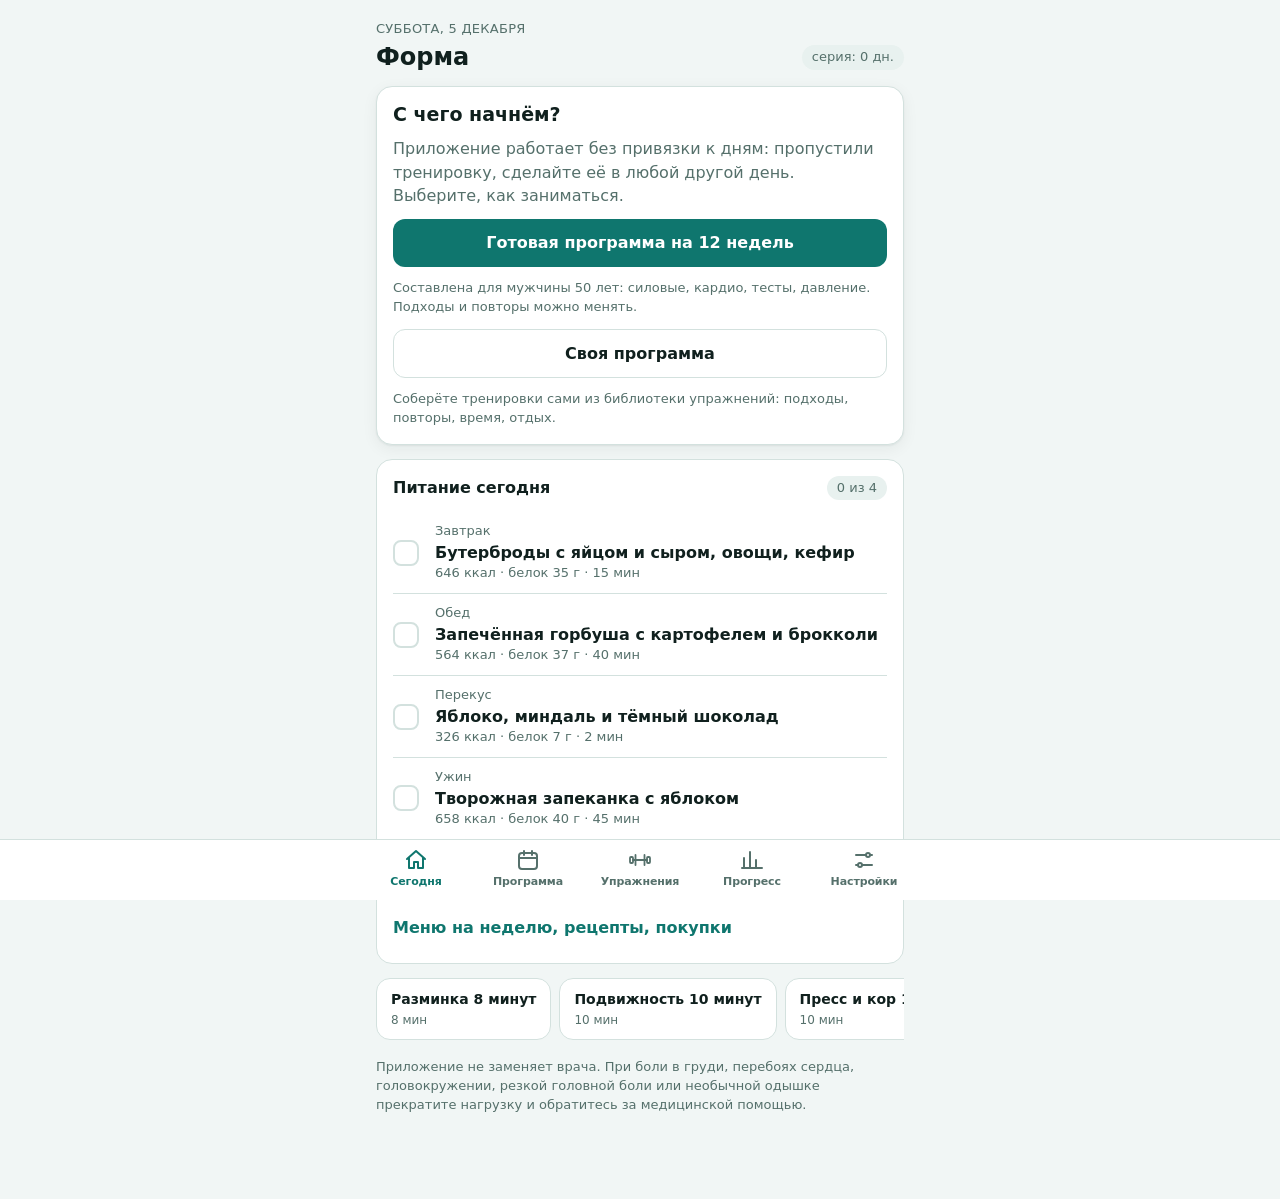
<file: forma-app/forma/index.html>
<!doctype html>
<html lang="ru">
<head>
<meta charset="utf-8">
<meta name="viewport" content="width=device-width, initial-scale=1, viewport-fit=cover">
<meta name="theme-color" content="#F1F6F5">
<meta name="color-scheme" content="light dark">
<meta name="mobile-web-app-capable" content="yes">
<meta name="apple-mobile-web-app-capable" content="yes">
<title>Форма</title>
<link rel="manifest" href="manifest.webmanifest">
<link rel="icon" href="icons/icon-192.png">
<link rel="apple-touch-icon" href="icons/apple-touch-icon.png">
<link rel="stylesheet" href="css/app.css">
</head>
<body>
<div id="app"></div>
<div class="tabbar"><nav aria-label="Разделы"></nav></div>
<noscript>Для работы приложения нужен JavaScript.</noscript>
<script src="js/data.js"></script>
<script src="js/det.js"></script>
<script src="js/food.js"></script>
<script src="js/core.js"></script>
<script src="js/app.js"></script>
</body>
</html>
</file>
<file: forma-app/forma/css/app.css>
:root {
  --bg: #F1F6F5; --surface: #FFFFFF; --surface2: #E8F1EF; --fg: #10201E; --muted: #55706B; --line: #D3E1DE;
  --accent: #0F766E; --accent-ink: #FFFFFF; --accent-soft: #DCF0EC; --warn: #9A5B00; --warn-bg: #FFF1D6; --danger: #B3261E; --danger-bg: #FDE8E6;
  --ok: #1B7F4B; --stage: #F1F1F3; --shadow: 0 1px 2px rgba(16, 32, 30, .06), 0 4px 16px rgba(16, 32, 30, .06);
  color-scheme: light;
}
@media (prefers-color-scheme: dark) {
  :root:not([data-theme="light"]) {
    --bg: #0B1413; --surface: #12201F; --surface2: #17282A; --fg: #E4EFEC; --muted: #94ADA8; --line: #223A37;
    --accent: #34D1BF; --accent-ink: #04302B; --accent-soft: #123B37; --warn: #F2C15C; --warn-bg: #3A2D0F; --danger: #FF9C94; --danger-bg: #3E1A17;
    --ok: #6DD79B; --stage: #F1F1F3; --shadow: none; color-scheme: dark;
  }
}
:root[data-theme="dark"] {
  --bg: #0B1413; --surface: #12201F; --surface2: #17282A; --fg: #E4EFEC; --muted: #94ADA8; --line: #223A37;
  --accent: #34D1BF; --accent-ink: #04302B; --accent-soft: #123B37; --warn: #F2C15C; --warn-bg: #3A2D0F; --danger: #FF9C94; --danger-bg: #3E1A17;
  --ok: #6DD79B; --stage: #F1F1F3; --shadow: none; color-scheme: dark;
}
* { box-sizing: border-box; -webkit-tap-highlight-color: transparent; }
html, body { margin: 0; height: 100%; }
body {
  background: var(--bg); color: var(--fg);
  font-family: system-ui, -apple-system, 'Segoe UI', Roboto, 'Helvetica Neue', Arial, sans-serif;
  font-size: 16px; line-height: 1.45; overflow-x: hidden;
}
button, input, select, textarea { font: inherit; color: inherit; }
button { cursor: pointer; }
button:focus-visible, input:focus-visible, select:focus-visible, textarea:focus-visible, a:focus-visible { outline: 2px solid var(--accent); outline-offset: 2px; }
h1, h2, h3 { margin: 0; line-height: 1.2; text-wrap: balance; }
h1 { font-size: 24px; } h2 { font-size: 19px; } h3 { font-size: 16px; }
p { margin: 0; }
a { color: var(--accent); }
.muted { color: var(--muted); } .small { font-size: 13px; } .center { text-align: center; }

#app { max-width: 560px; margin: 0 auto; min-height: 100%; display: flex; flex-direction: column; }
.page {
  flex: 1; display: flex; flex-direction: column; gap: 14px;
  padding-top: max(16px, env(safe-area-inset-top, 0px));
  padding-left: max(16px, env(safe-area-inset-left, 0px)); padding-right: max(16px, env(safe-area-inset-right, 0px));
  padding-bottom: calc(84px + env(safe-area-inset-bottom, 0px));
}
.kicker { font-size: 13px; color: var(--muted); letter-spacing: .02em; text-transform: uppercase; }
.top { display: flex; flex-direction: column; gap: 4px; padding-top: 4px; }

.card { background: var(--surface); border: 1px solid var(--line); border-radius: 16px; padding: 16px; box-shadow: var(--shadow); display: flex; flex-direction: column; gap: 12px; min-width: 0; }
.card.flat { box-shadow: none; }
.row { display: flex; gap: 10px; align-items: center; flex-wrap: wrap; }
.row.between { justify-content: space-between; flex-wrap: nowrap; }
.grow { flex: 1; min-width: 0; }
.stack { display: flex; flex-direction: column; gap: 8px; }

.btn { border: 0; border-radius: 12px; padding: 12px 18px; font-weight: 600; background: var(--accent); color: var(--accent-ink); min-height: 48px; }
.btn.block { width: 100%; }
.btn { white-space: nowrap; }
.runctl.rest { grid-template-columns: auto 1fr 1.3fr; }
.btn.ghost { background: var(--accent-soft); color: var(--accent); }
.btn.line { background: transparent; border: 1px solid var(--line); color: var(--fg); }
.btn.danger { background: var(--danger-bg); color: var(--danger); }
.btn.small { min-height: 40px; padding: 8px 14px; font-size: 14px; }
.btn:disabled { opacity: .5; }
.link { background: none; border: 0; color: var(--accent); padding: 8px 0; font-weight: 600; text-align: left; }
.chip { display: inline-flex; align-items: center; gap: 4px; padding: 3px 10px; border-radius: 999px; font-size: 13px; background: var(--accent-soft); color: var(--accent); font-weight: 600; white-space: nowrap; }
.chip.plain { background: var(--surface2); color: var(--muted); font-weight: 500; }
.chip.warn { background: var(--warn-bg); color: var(--warn); }
.chip.ok { background: var(--accent-soft); color: var(--ok); }
.notice { border-radius: 12px; padding: 12px 14px; background: var(--warn-bg); color: var(--warn); font-size: 14px; }
.notice.danger { background: var(--danger-bg); color: var(--danger); }
.notice.info { background: var(--accent-soft); color: var(--fg); }

.list { display: flex; flex-direction: column; }
.item { display: flex; align-items: center; gap: 12px; padding: 12px 0; border-top: 1px solid var(--line); background: none; border-left: 0; border-right: 0; border-bottom: 0; text-align: left; width: 100%; min-width: 0; }
.item:first-child { border-top: 0; }
.item .t { font-weight: 600; } .item .s { font-size: 13px; color: var(--muted); }
.item .dot { width: 34px; height: 34px; border-radius: 10px; background: var(--accent-soft); color: var(--accent); display: grid; place-items: center; font-weight: 700; flex: none; font-size: 13px; }
.item .dot.done { background: var(--accent); color: var(--accent-ink); }
.item .dot.today { outline: 2px solid var(--accent); outline-offset: 2px; }

.weekstrip { display: grid; grid-template-columns: repeat(7, 1fr); gap: 6px; }
.day { border: 1px solid var(--line); background: var(--surface); border-radius: 12px; padding: 8px 0; display: flex; flex-direction: column; align-items: center; gap: 2px; font-size: 12px; color: var(--muted); }
.day b { font-size: 15px; color: var(--fg); }
.day.today { border-color: var(--accent); }
.day.done { background: var(--accent-soft); }
.day .mark { height: 14px; font-size: 12px; color: var(--ok); }

.chips { display: flex; gap: 8px; overflow-x: auto; padding-bottom: 4px; scrollbar-width: none; }
.chips::-webkit-scrollbar { display: none; }
.wk { flex: none; min-width: 44px; border: 1px solid var(--line); background: var(--surface); border-radius: 999px; padding: 8px 12px; font-weight: 600; color: var(--muted); }
.wk[aria-pressed="true"] { background: var(--accent); color: var(--accent-ink); border-color: var(--accent); }
.wk.now { border-color: var(--accent); color: var(--accent); }
.wk[aria-pressed="true"].now { color: var(--accent-ink); }

.seg { display: inline-flex; padding: 3px; gap: 2px; background: var(--surface2); border-radius: 12px; max-width: 100%; }
.seg button { border: 0; background: transparent; padding: 8px 12px; border-radius: 9px; font-size: 14px; color: var(--muted); font-weight: 600; }
.seg button[aria-pressed="true"] { background: var(--surface); color: var(--accent); box-shadow: var(--shadow); }

.tabbar {
  position: fixed; left: 0; right: 0; bottom: 0; z-index: 20; background: var(--surface); border-top: 1px solid var(--line);
  display: flex; justify-content: center;
  padding-bottom: env(safe-area-inset-bottom, 0px); padding-left: env(safe-area-inset-left, 0px); padding-right: env(safe-area-inset-right, 0px);
}
.tabbar nav { display: grid; grid-template-columns: repeat(5, 1fr); width: 100%; max-width: 560px; }
.tabbar button { border: 0; background: none; padding: 8px 2px 10px; display: flex; flex-direction: column; align-items: center; gap: 2px; font-size: 11px; letter-spacing: -.01em; color: var(--muted); font-weight: 600; min-height: 56px; }
.tabbar button svg { width: 24px; height: 24px; }
.tabbar button[aria-current="page"] { color: var(--accent); }

label.f { display: flex; flex-direction: column; gap: 4px; font-size: 13px; color: var(--muted); min-width: 0; }
input[type=number], input[type=text], input[type=date], select, textarea { background: var(--surface); border: 1px solid var(--line); border-radius: 10px; padding: 10px 12px; min-height: 44px; width: 100%; min-width: 0; color: var(--fg); }
textarea { min-height: 120px; font-family: ui-monospace, Menlo, monospace; font-size: 12px; }
.grid2 { display: grid; grid-template-columns: 1fr 1fr; gap: 10px; }
.grid3 { display: grid; grid-template-columns: repeat(3, 1fr); gap: 10px; }
.switch { display: flex; align-items: center; justify-content: space-between; gap: 12px; padding: 10px 0; border-top: 1px solid var(--line); }
.switch:first-child { border-top: 0; }
.switch input { width: 22px; height: 22px; accent-color: var(--accent); }
.tbl { width: 100%; border-collapse: collapse; font-size: 14px; }
.tbl th, .tbl td { padding: 6px 4px; border-top: 1px solid var(--line); text-align: left; vertical-align: middle; }
.tbl th { color: var(--muted); font-weight: 600; font-size: 12px; }
.tbl input { padding: 6px 8px; min-height: 36px; }
.scroll-x { overflow-x: auto; }

/* Оверлеи */
.overlay { position: fixed; inset: 0; z-index: 40; background: var(--bg); overflow-y: auto; display: flex; justify-content: center; }
.overlay > .sheet { width: 100%; max-width: 560px; display: flex; flex-direction: column; gap: 14px; padding-top: max(12px, env(safe-area-inset-top, 0px)); padding-left: max(16px, env(safe-area-inset-left, 0px)); padding-right: max(16px, env(safe-area-inset-right, 0px)); padding-bottom: calc(24px + env(safe-area-inset-bottom, 0px)); }
.cta { position: sticky; bottom: 0; padding: 12px 0 calc(8px + env(safe-area-inset-bottom, 0px)); background: linear-gradient(to top, var(--bg) 70%, transparent); margin-top: auto; }
.bar { display: flex; align-items: center; gap: 8px; }
.iconbtn { width: 44px; height: 44px; border-radius: 12px; border: 1px solid var(--line); background: var(--surface); display: grid; place-items: center; flex: none; }
.iconbtn svg { width: 22px; height: 22px; }

.stage { position: relative; width: 100%; background: var(--stage); border-radius: 14px; overflow: hidden; }
.stage img { position: absolute; inset: 0; width: 100%; height: 100%; display: block; }
.stage.ph { aspect-ratio: 16 / 9; display: grid; place-items: center; background: var(--surface2); color: var(--muted); font-size: 13px; text-align: center; padding: 12px; }
.stage.ph svg { width: 44px; height: 44px; opacity: .6; }

/* Тренировка */
.run { display: flex; flex-direction: column; min-height: 100%; width: 100%; max-width: 560px; padding-top: max(12px, env(safe-area-inset-top, 0px)); padding-left: max(16px, env(safe-area-inset-left, 0px)); padding-right: max(16px, env(safe-area-inset-right, 0px)); padding-bottom: calc(16px + env(safe-area-inset-bottom, 0px)); gap: 12px; }
.prog { flex: 1; height: 8px; border-radius: 4px; background: var(--accent-soft); overflow: hidden; }
.prog i { display: block; height: 100%; background: var(--accent); width: 0; transition: width .3s; }
.run-body { flex: 1; display: flex; flex-direction: column; gap: 12px; align-items: stretch; justify-content: center; min-height: 0; }
.rtitle { font-size: 24px; font-weight: 700; line-height: 1.2; text-wrap: balance; text-align: center; }
.rsub { color: var(--muted); text-align: center; font-size: 15px; }
.big { font-size: 76px; font-weight: 700; line-height: 1; text-align: center; font-variant-numeric: tabular-nums; color: var(--accent); }
.big.sm { font-size: 56px; }
.ringwrap { position: relative; width: 220px; height: 220px; margin: 0 auto; display: grid; place-items: center; }
.ringwrap svg { position: absolute; inset: 0; transform: rotate(-90deg); }
.ringwrap .big { font-size: 60px; }
.ring-bg { stroke: var(--accent-soft); } .ring-fg { stroke: var(--accent); transition: stroke-dashoffset .12s linear; }
.runctl { display: grid; grid-template-columns: 1fr 2fr 1fr; gap: 10px; }
.runctl.two { grid-template-columns: 1fr 2fr; }
.stepper { display: flex; align-items: center; justify-content: center; gap: 16px; }
.stepper button { width: 56px; height: 56px; border-radius: 16px; border: 1px solid var(--line); background: var(--surface); font-size: 28px; font-weight: 600; }
.stepper output { min-width: 3ch; text-align: center; font-size: 44px; font-weight: 700; font-variant-numeric: tabular-nums; }
.phasebox { border-radius: 14px; background: var(--accent-soft); padding: 12px; text-align: center; }
.phasebox b { font-size: 22px; color: var(--accent); }
.mini { height: 8px; border-radius: 4px; background: var(--line); margin-top: 8px; overflow: hidden; } .mini i { display: block; height: 100%; width: 0; background: var(--accent); }
.badge { align-self: center; }

.spark { width: 100%; height: 56px; display: block; }
.spark polyline { fill: none; stroke: var(--accent); stroke-width: 2.5; stroke-linejoin: round; stroke-linecap: round; }
.spark circle { fill: var(--accent); }
.kv { display: flex; justify-content: space-between; gap: 12px; font-size: 14px; padding: 6px 0; border-top: 1px solid var(--line); } .kv:first-child { border-top: 0; }
.dlg { position: fixed; inset: 0; z-index: 60; background: rgba(0, 0, 0, .5); display: grid; place-items: center; padding: 16px; }
.dlg > div { background: var(--surface); border-radius: 16px; padding: 20px; width: 100%; max-width: 400px; display: flex; flex-direction: column; gap: 14px; }
.tick { color: var(--ok); }
@media (prefers-reduced-motion: reduce) { * { transition: none !important; } }
@media (max-width: 380px) { .big { font-size: 64px; } .ringwrap { width: 190px; height: 190px; } .btn { padding: 12px 12px; } }

/* ---------- Версия 0.2 ---------- */
.row.nowrap { flex-wrap: nowrap; min-width: 0; }
.row.center { justify-content: center; }
.sec { margin-top: 4px; }
.card.hero { background: linear-gradient(160deg, var(--accent-soft) 0%, var(--surface) 75%); border-color: var(--accent); }
.card.off { opacity: .55; }
.item { gap: 12px; }
.th { width: 52px; height: 52px; border-radius: 12px; flex: none; background: var(--stage); overflow: hidden; display: grid; place-items: center; }
.th img { width: 100%; height: 100%; object-fit: contain; display: block; }
.th.ph { background: var(--accent-soft); color: var(--accent); }
.th.ph svg { width: 26px; height: 26px; }
.th.g1.ph { background: var(--warn-bg); color: var(--warn); }
.th.g2.ph { background: var(--surface2); color: var(--ok); }
.th.g3.ph { background: var(--danger-bg); color: var(--danger); }
.th.g4.ph { background: var(--accent-soft); color: var(--accent); }
.th.g5.ph { background: var(--surface2); color: var(--muted); }
.srow { display: flex; align-items: center; gap: 10px; padding: 10px 0; border-top: 1px solid var(--line); min-width: 0; }
.srow:first-child { border-top: 0; }
.srow .dot { width: 40px; height: 40px; border-radius: 12px; border: 0; background: var(--accent-soft); color: var(--accent); font-weight: 700; font-size: 13px; flex: none; }
.srow .dot.done { background: var(--accent); color: var(--accent-ink); }
.srow .tt { background: none; border: 0; padding: 0; text-align: left; min-width: 0; }
.srow .t { font-weight: 600; } .srow .s { font-size: 13px; color: var(--muted); }
.chips .qk { flex: none; display: flex; flex-direction: column; align-items: flex-start; gap: 2px; border: 1px solid var(--line); background: var(--surface); border-radius: 14px; padding: 10px 14px; min-width: 150px; text-align: left; }
.qk b { font-size: 14px; } .qk span { font-size: 12px; color: var(--muted); }
.tiles { display: grid; grid-template-columns: 1fr 1fr; gap: 10px; }
.tile { background: var(--surface); border: 1px solid var(--line); border-radius: 14px; padding: 12px 14px; display: flex; flex-direction: column; }
.tile b { font-size: 28px; line-height: 1.1; color: var(--accent); } .tile span { font-size: 13px; color: var(--muted); }
.goal { display: flex; flex-direction: column; gap: 6px; }
.mini { height: 8px; border-radius: 4px; background: var(--line); overflow: hidden; } .mini i { display: block; height: 100%; background: var(--accent); width: 0; }
.search { width: 100%; background: var(--surface); border: 1px solid var(--line); border-radius: 12px; padding: 10px 14px; min-height: 46px; }
.wk.wide { padding: 8px 14px; white-space: nowrap; }
.wk.full:not([aria-pressed="true"]) { background: var(--accent-soft); color: var(--accent); }
.cb { width: 26px; height: 26px; border-radius: 8px; border: 2px solid var(--line); display: grid; place-items: center; font-size: 15px; font-weight: 700; flex: none; color: var(--accent-ink); }
.cb.on { background: var(--accent); border-color: var(--accent); }
.seg.scroll { overflow-x: auto; scrollbar-width: none; align-self: stretch; }
.seg.scroll button { white-space: nowrap; }
.iconbtn.sm { width: 38px; height: 38px; border-radius: 10px; } .iconbtn.sm svg { width: 18px; height: 18px; } .iconbtn:disabled { opacity: .35; }
.cfgrow { display: flex; align-items: center; justify-content: space-between; gap: 10px; font-size: 15px; }
.stp { display: inline-flex; align-items: center; gap: 4px; flex: none; }
.stp button { width: 42px; height: 42px; border-radius: 12px; border: 1px solid var(--line); background: var(--surface); font-size: 22px; font-weight: 600; }
.stp output { min-width: 3.2ch; text-align: center; font-weight: 700; font-size: 18px; font-variant-numeric: tabular-nums; }
.switch { display: flex; align-items: center; justify-content: space-between; gap: 12px; padding: 10px 0; border-top: 1px solid var(--line); }
.switch:first-child { border-top: 0; }
.switch input { width: 22px; height: 22px; accent-color: var(--accent); flex: none; }
.ytlink { text-align: center; text-decoration: none; display: block; }
.toast { position: fixed; left: 50%; transform: translateX(-50%); bottom: calc(90px + env(safe-area-inset-bottom, 0px)); background: var(--fg); color: var(--bg); padding: 10px 16px; border-radius: 12px; z-index: 80; font-size: 14px; max-width: 90vw; }
.cues { margin: 0; padding: 0; list-style: none; display: flex; flex-direction: column; gap: 4px; counter-reset: c; }
.cues li { counter-increment: c; position: relative; padding: 8px 10px 8px 34px; border-radius: 10px; font-size: 15px; line-height: 1.35; }
.cues li::before { content: counter(c); position: absolute; left: 8px; top: 8px; width: 20px; height: 20px; border-radius: 50%; background: var(--surface2); color: var(--muted); font-size: 12px; font-weight: 700; display: grid; place-items: center; }
.cues li.now { background: var(--accent-soft); font-weight: 600; }
.cues li.now::before { background: var(--accent); color: var(--accent-ink); }
.notice .link { display: inline; padding: 0; }

/* экран выполнения: картинка и таймер вместе */
.overlay[data-kind="run"] { overflow: hidden; }
.run { height: 100dvh; min-height: 0; gap: 8px; }
.run-top { flex: none; display: flex; justify-content: center; }
.run-top .stage { width: 100%; max-height: min(34dvh, 300px); }
.run-top .stage img { object-fit: contain; }
.stage.ph.sm { aspect-ratio: auto; height: 96px; display: flex; flex-direction: column; gap: 8px; align-items: center; justify-content: center; }
.stage.ph.sm svg { width: 34px; height: 34px; }
.run-body { flex: 1; justify-content: flex-start; overflow-y: auto; gap: 8px; padding-bottom: 4px; -webkit-overflow-scrolling: touch; }
.rtitle { font-size: 21px; }
.kick { text-align: center; font-size: 13px; letter-spacing: .12em; text-transform: uppercase; font-weight: 700; color: var(--accent); }
.rtext { text-align: left; font-size: 16px; color: var(--fg); }
.ringwrap { width: 150px; height: 150px; flex: none; }
.ringwrap .big { font-size: 40px; }
.repsrow { display: flex; align-items: center; justify-content: space-between; gap: 12px; background: var(--surface); border: 1px solid var(--line); border-radius: 14px; padding: 8px 12px; }
.repsrow .tgt { text-align: center; } .repsrow .tgt b { font-size: 34px; color: var(--accent); line-height: 1; display: block; }
.repsrow .stepper { gap: 10px; } .repsrow .stepper button { width: 48px; height: 48px; } .repsrow .stepper output { font-size: 36px; }
.cuebox { background: var(--surface); border: 1px solid var(--line); border-radius: 14px; padding: 8px; display: flex; flex-direction: column; gap: 4px; }
.cuebox > .row { padding: 2px 6px; }
.cuebox .yt { font-size: 13px; font-weight: 700; text-decoration: none; padding: 4px 10px; border-radius: 999px; background: var(--accent-soft); color: var(--accent); }
.runctl { flex: none; }
@media (max-height: 700px) { .run-top .stage { max-height: 26dvh; } .ringwrap { width: 120px; height: 120px; } .ringwrap .big { font-size: 32px; } }

.cta { background: var(--bg); border-top: 1px solid var(--line); padding: 10px 0 calc(10px + env(safe-area-inset-bottom, 0px)); display: flex; flex-direction: column; gap: 8px; margin-left: -4px; margin-right: -4px; padding-left: 4px; padding-right: 4px; }

/* Версия 0.3: подробное описание */
.det h4 { margin: 12px 0 4px; font-size: 13px; color: var(--muted); text-transform: uppercase; letter-spacing: .03em; }
.det p, .det li { font-size: 15px; line-height: 1.5; }
.det ol, .det ul { margin: 0; padding-left: 20px; display: flex; flex-direction: column; gap: 4px; }
.det .aka { font-style: italic; color: var(--muted); }

/* Версия 0.3.1: иконки в кнопках без размера растягивали страницу */
button svg, .btn svg, .link svg, .chip svg { width: 20px; height: 20px; flex: none; }
.btn, .link { display: inline-flex; align-items: center; justify-content: center; gap: 8px; }
.btn.block { display: flex; }
.link { justify-content: flex-start; }
.overlay { overflow-x: hidden; max-width: 100%; }
.overlay > .sheet, .card, .cuebox { min-width: 0; }
.det p, .det li, .cues li, .rtitle, .rsub, .notice { overflow-wrap: anywhere; }

/* Версия 0.4: питание */
.nut4 { display: grid; grid-template-columns: repeat(4, 1fr); gap: 8px; }
.nut4 > div { text-align: center; background: var(--surface2); border-radius: 12px; padding: 8px 2px; min-width: 0; }
.nut4 b { display: block; font-size: 19px; color: var(--accent); line-height: 1.2; font-variant-numeric: tabular-nums; }
.nut4 span { font-size: 11px; color: var(--muted); }
.cbbtn { background: none; border: 0; padding: 8px 6px 8px 0; display: grid; place-items: center; flex: none; }
.srow .s.block, .block { display: block; }
.srow.shopi { width: 100%; background: none; border-left: 0; border-right: 0; border-bottom: 0; text-align: left; }
.srow.shopi .tt { display: block; }
.srow.got .t { text-decoration: line-through; color: var(--muted); }
.srow.got .buy { color: var(--muted); font-weight: 500; }
.buy { font-size: 14px; text-align: right; max-width: 45%; overflow-wrap: anywhere; }
.ul { margin: 0; padding-left: 20px; display: flex; flex-direction: column; gap: 4px; font-size: 15px; }
.dlg > div { max-height: 90dvh; overflow-y: auto; }
.dlg textarea { min-height: 220px; font-size: 13px; }
.kv > span { min-width: 0; overflow-wrap: anywhere; }
.kv > b { text-align: right; flex: none; max-width: 55%; overflow-wrap: anywhere; }
@media (max-width: 380px) { .seg button { padding: 8px 9px; font-size: 13.5px; } }
</file>
